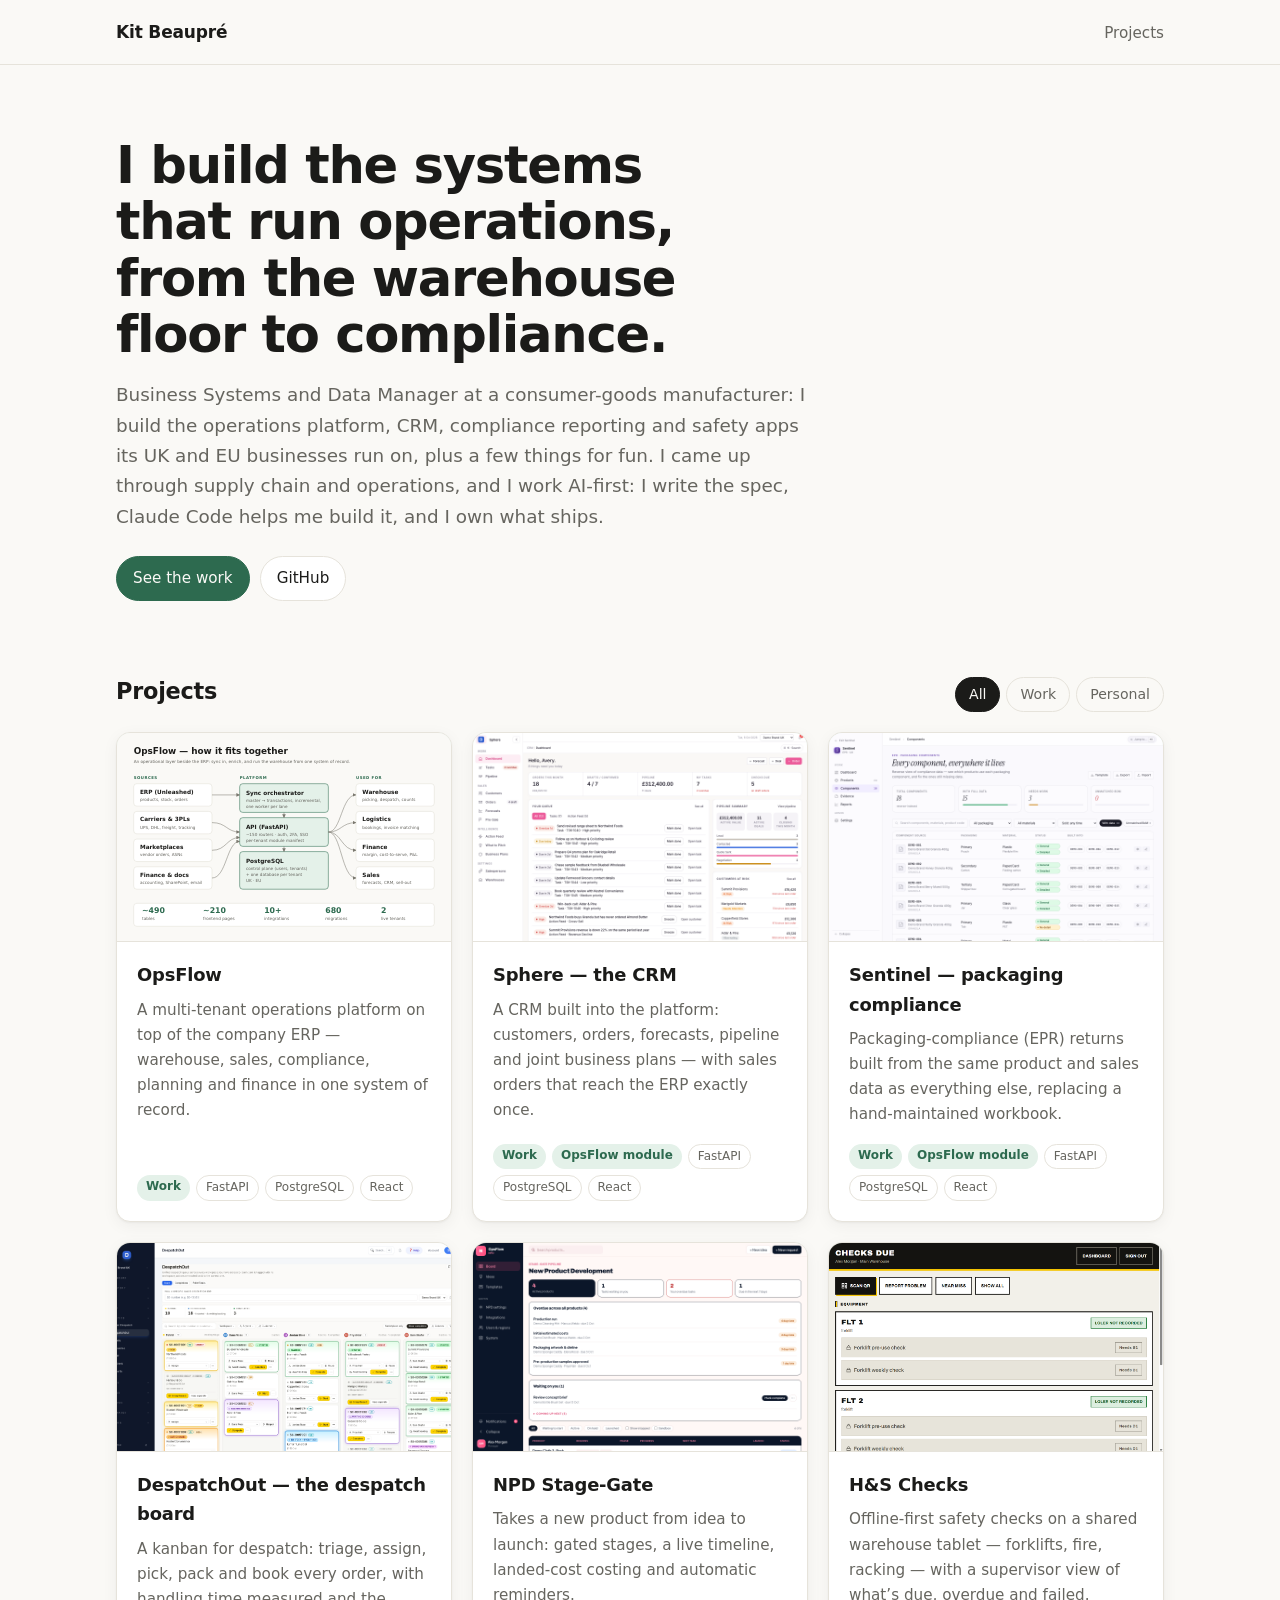
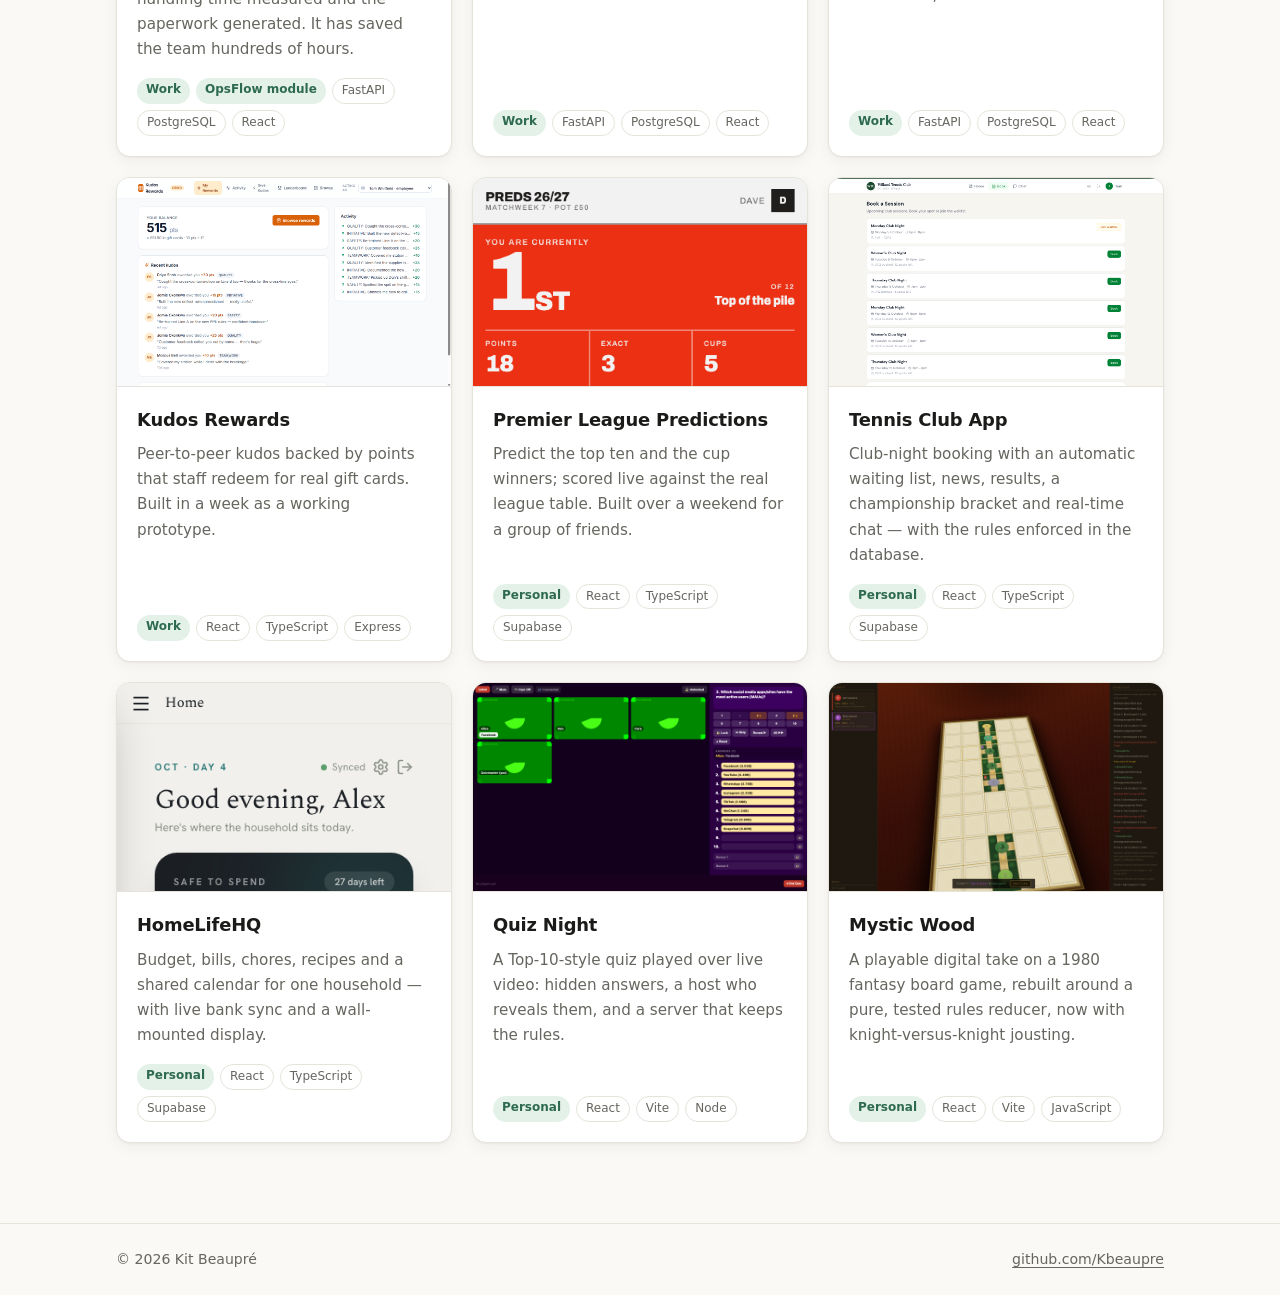
<file: index.html>
<!doctype html>
<html lang="en">
<head>
  <meta charset="utf-8">
  <meta name="viewport" content="width=device-width, initial-scale=1">
  <title>Kit Beaupré · Projects</title>
  <meta name="description" content="Warehouse systems, compliance apps, product-development tools and side projects built by Kit Beaupré.">
  <meta property="og:type" content="website">
  <meta property="og:url" content="https://kbeaupre.github.io/">
  <meta property="og:title" content="Kit Beaupré · Projects">
  <meta property="og:description" content="Warehouse systems, compliance apps, product-development tools and side projects. Case studies with screenshots.">
  <meta property="og:image" content="https://kbeaupre.github.io/assets/og-image.png">
  <meta property="og:image:width" content="1200">
  <meta property="og:image:height" content="630">
  <meta name="twitter:card" content="summary_large_image">
  <link rel="icon" href="assets/favicon.svg" type="image/svg+xml">
  <link rel="stylesheet" href="assets/styles.css">
</head>
<body>
  <header class="top"><div class="wrap">
    <a class="brand" href="./">Kit Beaupré</a>
    <nav><a href="#work">Projects</a><a href="#" id="li-link" target="_blank" rel="noopener" hidden>LinkedIn</a></nav>
  </div></header>

  <main class="wrap">
    <section class="hero">
      <h1 id="headline"></h1>
      <p id="bio"></p>
      <div class="links">
        <a class="btn primary" href="#work">See the work</a>
        <a class="btn" href="https://github.com/Kbeaupre" target="_blank" rel="noopener">GitHub</a>
      </div>
    </section>

    <div class="section-head" id="work">
      <h2>Projects</h2>
      <div class="filters" role="group" aria-label="Filter projects">
        <button data-filter="all" aria-pressed="true">All</button>
        <button data-filter="work" aria-pressed="false">Work</button>
        <button data-filter="personal" aria-pressed="false">Personal</button>
      </div>
    </div>
    <div class="grid" id="grid"></div>
  </main>

  <footer><div class="wrap"><span>© <span id="year"></span> Kit Beaupré</span><a href="https://github.com/Kbeaupre" target="_blank" rel="noopener">github.com/Kbeaupre</a></div></footer>
  <script src="assets/projects.js"></script>
  <script src="assets/site.js"></script>
</body>
</html>
</file>
<file: assets/styles.css>
:root {
  --bg: #faf9f6;
  --surface: #ffffff;
  --fg: #1b1b19;
  --muted: #66655f;
  --line: #e6e3db;
  --accent: #2d6a4f;
  --accent-soft: #e4f1e9;
  --shadow: 0 1px 2px rgba(0,0,0,.04), 0 4px 16px rgba(0,0,0,.05);
  --radius: 14px;
  --max: 1080px;
}
@media (prefers-color-scheme: dark) {
  :root:not([data-theme="light"]) {
    --bg: #131312; --surface: #1c1c1a; --fg: #ecebe6; --muted: #a3a199;
    --line: #2d2c28; --accent: #7cc49d; --accent-soft: #1f3328;
    --shadow: 0 1px 2px rgba(0,0,0,.3), 0 4px 16px rgba(0,0,0,.25);
  }
}
:root[data-theme="dark"] {
  --bg: #131312; --surface: #1c1c1a; --fg: #ecebe6; --muted: #a3a199;
  --line: #2d2c28; --accent: #7cc49d; --accent-soft: #1f3328;
  --shadow: 0 1px 2px rgba(0,0,0,.3), 0 4px 16px rgba(0,0,0,.25);
}

* { box-sizing: border-box; }
html { -webkit-text-size-adjust: 100%; }
body {
  margin: 0; background: var(--bg); color: var(--fg);
  font: 17px/1.65 "Inter", system-ui, -apple-system, "Segoe UI", sans-serif;
}
img { max-width: 100%; display: block; }
a { color: var(--accent); text-underline-offset: 3px; }
.wrap { max-width: var(--max); margin: 0 auto; padding: 0 16px; }

/* Header */
.top { border-bottom: 1px solid var(--line); }
.top .wrap { display: flex; align-items: center; justify-content: space-between; height: 64px; }
.brand { font-weight: 700; color: var(--fg); text-decoration: none; letter-spacing: -.01em; }
.top nav a { color: var(--muted); text-decoration: none; margin-left: 20px; font-size: .95rem; }
.top nav a:hover { color: var(--fg); }

/* Hero */
.hero { padding: 72px 0 40px; }
.hero h1 { font-size: clamp(2rem, 5vw, 3.2rem); line-height: 1.1; letter-spacing: -.025em; margin: 0 0 18px; max-width: 18ch; }
.hero p { font-size: 1.15rem; color: var(--muted); max-width: 60ch; margin: 0 0 24px; }
.links { display: flex; gap: 10px; flex-wrap: wrap; }
.btn {
  display: inline-flex; align-items: center; gap: 8px; padding: 9px 16px; border-radius: 99px;
  border: 1px solid var(--line); background: var(--surface); color: var(--fg);
  text-decoration: none; font-size: .95rem; font-weight: 500;
}
.btn:hover { border-color: var(--muted); }
.btn.primary { background: var(--accent); border-color: var(--accent); color: var(--bg); }

/* Filters + grid */
.section-head { display: flex; align-items: baseline; justify-content: space-between; gap: 16px; flex-wrap: wrap; margin: 32px 0 20px; }
.section-head h2 { margin: 0; font-size: 1.4rem; letter-spacing: -.01em; }
.filters { display: flex; gap: 6px; flex-wrap: wrap; }
.filters button {
  font: inherit; font-size: .88rem; padding: 5px 13px; border-radius: 99px; cursor: pointer;
  border: 1px solid var(--line); background: transparent; color: var(--muted);
}
.filters button[aria-pressed="true"] { background: var(--fg); color: var(--bg); border-color: var(--fg); }
.grid { display: grid; grid-template-columns: repeat(auto-fill, minmax(310px, 1fr)); gap: 20px; padding-bottom: 80px; }
.card {
  display: flex; flex-direction: column; background: var(--surface); border: 1px solid var(--line);
  border-radius: var(--radius); overflow: hidden; text-decoration: none; color: inherit;
  box-shadow: var(--shadow); transition: transform .15s ease, border-color .15s ease;
}
.card:hover { transform: translateY(-2px); border-color: var(--muted); }
.card .thumb { aspect-ratio: 16 / 10; background: var(--accent-soft); object-fit: cover; object-position: top; width: 100%; border-bottom: 1px solid var(--line); }
.card .thumb.placeholder { display: grid; place-items: center; font-size: 2.4rem; }
.card .body { padding: 18px 20px 20px; display: flex; flex-direction: column; gap: 8px; flex: 1; }
.card h3 { margin: 0; font-size: 1.12rem; letter-spacing: -.01em; }
.card p { margin: 0; color: var(--muted); font-size: .95rem; }
.chips { display: flex; flex-wrap: wrap; gap: 6px; margin-top: auto; padding-top: 8px; }
.chip { font-size: .75rem; padding: 2px 9px; border-radius: 99px; background: var(--accent-soft); color: var(--accent); font-weight: 600; }
.chip.muted { background: transparent; border: 1px solid var(--line); color: var(--muted); font-weight: 500; }

/* Project page */
.back { display: inline-block; margin: 28px 0 0; color: var(--muted); text-decoration: none; font-size: .95rem; }
.back:hover { color: var(--fg); }
.p-head { padding: 24px 0 8px; }
.p-head .kicker { color: var(--accent); font-weight: 600; font-size: .9rem; text-transform: uppercase; letter-spacing: .06em; }
.p-head h1 { font-size: clamp(1.9rem, 4.5vw, 2.8rem); line-height: 1.12; letter-spacing: -.02em; margin: 6px 0 12px; }
.p-head .lede { font-size: 1.15rem; color: var(--muted); max-width: 62ch; margin: 0 0 20px; }
.facts { display: grid; grid-template-columns: repeat(auto-fit, minmax(150px, 1fr)); gap: 1px; background: var(--line); border: 1px solid var(--line); border-radius: var(--radius); overflow: hidden; margin: 28px 0; }
.facts div { background: var(--surface); padding: 14px 16px; }
.facts dt { font-size: .78rem; color: var(--muted); text-transform: uppercase; letter-spacing: .05em; }
.facts dd { margin: 2px 0 0; font-weight: 600; }
.p-body { display: grid; grid-template-columns: minmax(0, 1fr); gap: 8px; max-width: 760px; padding-bottom: 32px; }
.p-body h2 { font-size: 1.25rem; margin: 28px 0 4px; letter-spacing: -.01em; }
.p-body p { margin: 0 0 8px; }
.p-body ul { margin: 0; padding-left: 1.2em; }
.p-body li { margin: 6px 0; }
.shots { display: flex; flex-wrap: wrap; gap: 22px; padding-bottom: 40px; }
.shots h2 { flex-basis: 100%; margin-bottom: 0; }
.shots figure { margin: 0; flex: 1 1 100%; }
.shots figure.portrait { flex: 0 0 calc(33.333% - 15px); }
@media (max-width: 640px) { .shots figure.portrait { flex-basis: calc(50% - 11px); } }
.shots img { display: block; width: 100%; height: auto; border-radius: 10px; border: 1px solid var(--line); box-shadow: var(--shadow); }
.shots figcaption { color: var(--muted); font-size: .88rem; margin-top: 8px; }
.note { font-size: .88rem; color: var(--muted); border-left: 3px solid var(--line); padding-left: 12px; margin: 12px 0 0; }
.next { border-top: 1px solid var(--line); padding: 28px 0 64px; display: flex; justify-content: space-between; gap: 16px; flex-wrap: wrap; }

/* Footer */
footer { border-top: 1px solid var(--line); color: var(--muted); font-size: .88rem; }
footer .wrap { padding: 24px 16px; display: flex; justify-content: space-between; gap: 12px; flex-wrap: wrap; }
footer a { color: var(--muted); }

@media (max-width: 560px) {
  body { font-size: 16px; }
  .hero { padding: 48px 0 24px; }
  .top nav a { margin-left: 14px; }
  .grid { grid-template-columns: 1fr; }
}

.module-link { white-space: nowrap; font-weight: 600; }
</file>
